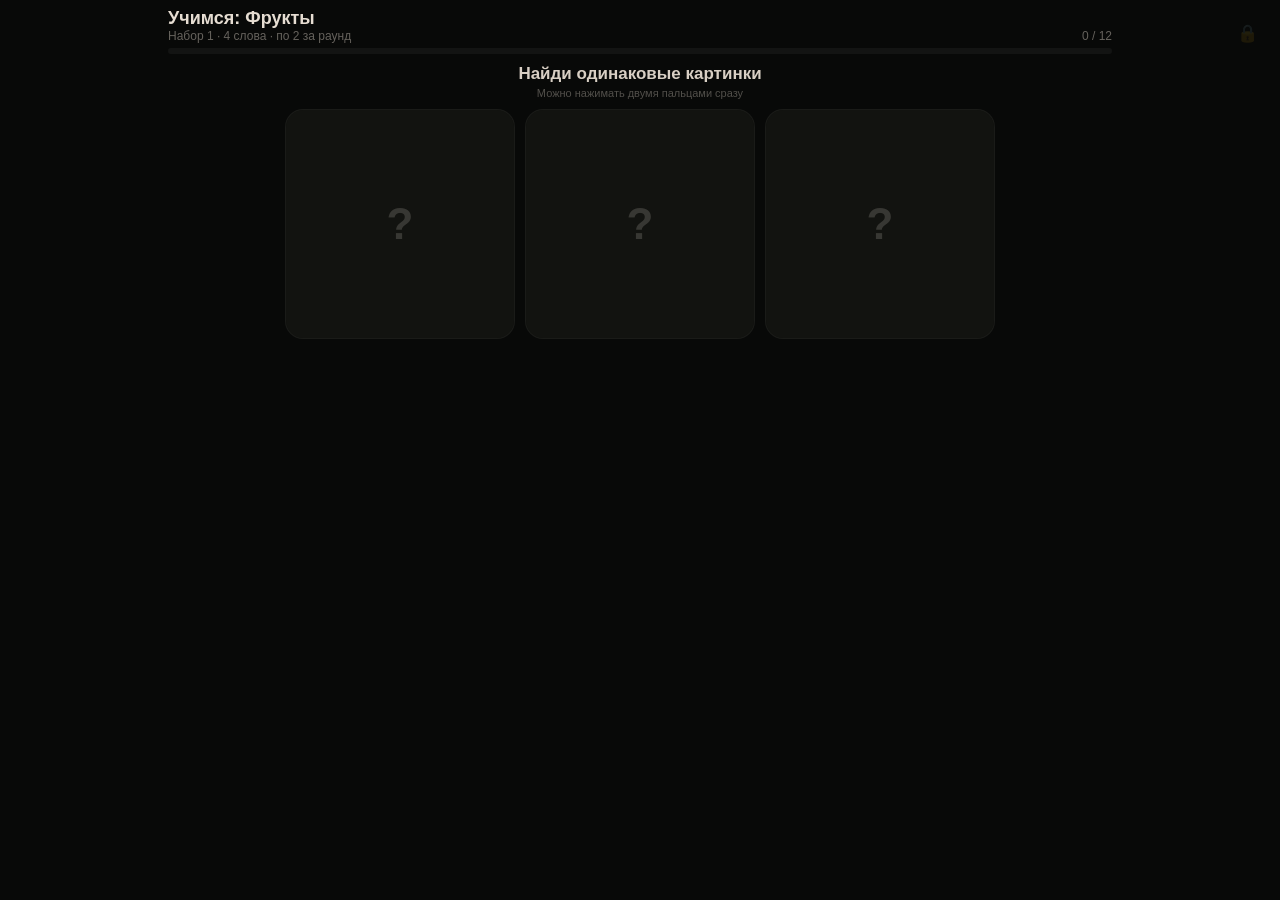
<file: index.html>
<!doctype html>
<html lang="ru">
<head>
  <meta charset="utf-8">
  <meta name="viewport" content="width=device-width,initial-scale=1,maximum-scale=1,user-scalable=no,viewport-fit=cover">
  <meta name="theme-color" content="#080908">
  <meta name="mobile-web-app-capable" content="yes">
  <meta name="apple-mobile-web-app-capable" content="yes">
  <meta name="apple-mobile-web-app-status-bar-style" content="black-translucent">
  <title>Найди пару — слова</title>
  <link rel="manifest" href="manifest.webmanifest">
  <link rel="icon" href="icon.svg" type="image/svg+xml">
  <link rel="stylesheet" href="styles.css">
</head>
<body class="child-locked">
  <main id="app" class="app">
    <header class="status">
      <div>
        <div id="setTitle" class="set-title">Учимся</div>
        <div id="setSubtitle" class="set-subtitle"></div>
      </div>
      <div id="masteryText" class="mastery-text"></div>
    </header>

    <div class="mastery-bar"><div id="masteryFill"></div></div>

    <div class="prompt">
      Найди одинаковые картинки
      <small>Можно нажимать двумя пальцами сразу</small>
    </div>

    <section id="board" class="board" aria-label="Карточки"></section>

    <section id="roundDone" class="round-done" aria-live="polite">
      <div class="round-title">Раунд закончен</div>
      <div id="roundSummary" class="round-summary"></div>
      <button id="againBtn" class="primary" type="button">Ещё раз</button>
    </section>
  </main>

  <div id="wordOverlay" class="overlay" aria-live="polite">
    <div class="word-card">
      <button id="speakBtn" class="speaker" type="button" aria-label="Повторить слово">🔊</button>
      <div id="bigEmoji" class="big-emoji"></div>
      <div id="bigWord" class="big-word"></div>
      <div class="tap-hint">Нажми на карточку, когда готовы дальше</div>
    </div>
  </div>

  <button id="parentLock" class="parent-lock" type="button" aria-label="Родительский режим">🔒</button>
  <div id="lockHint" class="lock-hint">Удерживай 3 секунды</div>

  <section id="parentPanel" class="parent-panel" aria-label="Родительский режим">
    <div class="parent-box">
      <h2>Родительский режим</h2>
      <p>Игра сама держит текущий набор, пока слова не закрепятся.</p>

      <div id="progressList" class="progress-list"></div>

      <button id="nextSetBtn" class="parent-action" type="button">Перейти к следующему набору</button>
      <button id="restartSetBtn" class="parent-action secondary" type="button">Сбросить текущий набор</button>
      <button id="closeParentBtn" class="parent-action secondary" type="button">Вернуться в игру</button>
    </div>
  </section>

  <script src="data.js"></script>
  <script src="app.js"></script>
  <script src="patch.js"></script>
  <script src="voice.js"></script>
  <script>
    if ('serviceWorker' in navigator) {
      window.addEventListener('load', function () {
        navigator.serviceWorker.register('./sw.js').catch(function () {});
      });
    }
  </script>
</body>
</html>
</file>
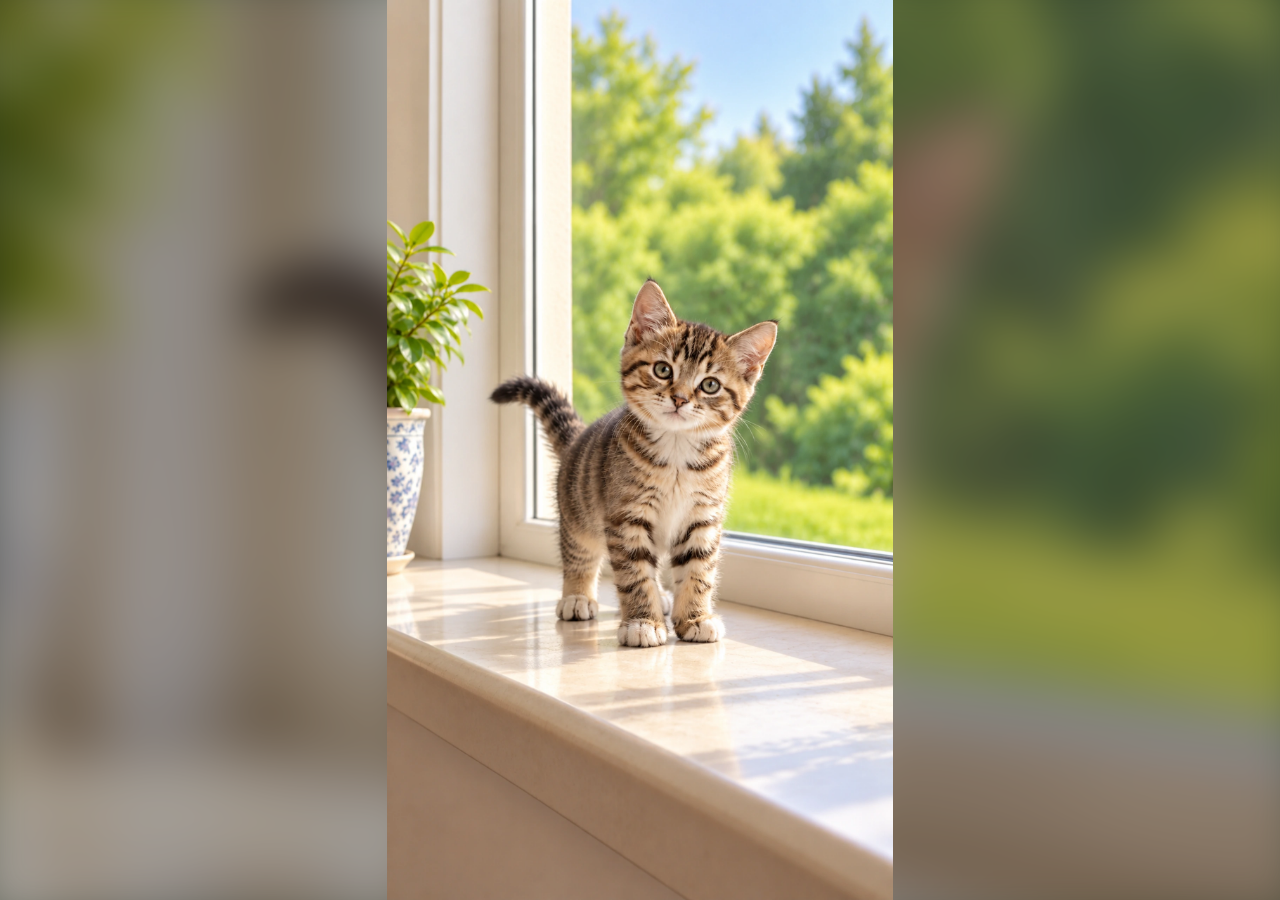
<file: animals-click/index.html>
<!doctype html>
<html lang="ru">
<head>
  <meta charset="utf-8">
  <meta name="viewport" content="width=device-width,initial-scale=1,maximum-scale=1,user-scalable=no,viewport-fit=cover">
  <meta name="theme-color" content="#253726">
  <meta name="mobile-web-app-capable" content="yes">
  <meta name="apple-mobile-web-app-capable" content="yes">
  <meta name="apple-mobile-web-app-title" content="Зверята">
  <meta name="apple-mobile-web-app-status-bar-style" content="black-translucent">
  <meta name="referrer" content="no-referrer">
  <meta http-equiv="Content-Security-Policy" content="default-src 'self'; img-src 'self'; style-src 'self'; script-src 'self'; worker-src 'self'; connect-src 'self'; object-src 'none'; base-uri 'self'; form-action 'none'">
  <title>Зверята</title>
  <link rel="manifest" href="./manifest.webmanifest">
  <link rel="icon" type="image/png" sizes="32x32" href="./assets/icons/favicon-32.png">
  <link rel="icon" type="image/png" sizes="48x48" href="./assets/icons/favicon-48.png">
  <link rel="apple-touch-icon" href="./assets/icons/apple-touch-icon.png">
  <link rel="preload" as="image" href="./assets/images/02-kitten.webp">
  <link rel="stylesheet" href="./styles.css">
  <script src="./app.js" defer></script>
</head>
<body>
  <main id="gallery" aria-label="Галерея животных">
    <img id="animal" src="./assets/images/02-kitten.webp" alt="Kitten" draggable="false" fetchpriority="high">
  </main>
</body>
</html>
</file>
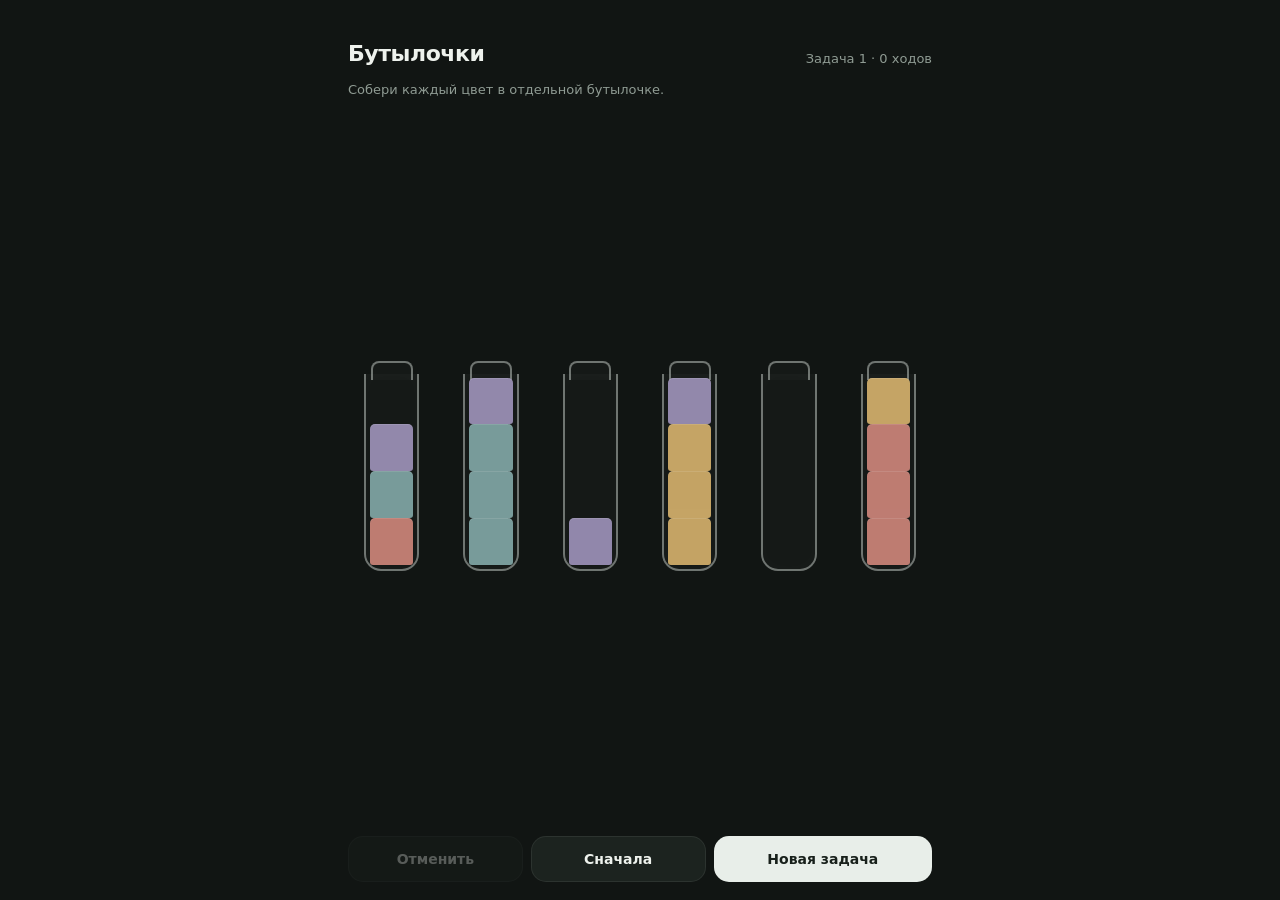
<file: water-sort/index.html>
<!doctype html>
<html lang="ru">
<head>
  <meta charset="utf-8" />
  <meta name="viewport" content="width=device-width,initial-scale=1,viewport-fit=cover,user-scalable=no" />
  <meta name="theme-color" content="#111513" />
  <meta name="apple-mobile-web-app-capable" content="yes" />
  <meta name="apple-mobile-web-app-status-bar-style" content="black-translucent" />
  <title>Бутылочки</title>
  <link rel="manifest" href="./manifest.webmanifest" />
  <link rel="icon" href="./icon.svg" type="image/svg+xml" />
  <style>
    :root{--bg:#111513;--panel:#171c19;--text:#eef2ed;--muted:#8f9b93;--line:rgba(239,245,240,.22);--line-strong:rgba(239,245,240,.42);--button:#1c231f;--button-press:#252e29;--safe-top:max(18px,env(safe-area-inset-top));--safe-bottom:max(18px,env(safe-area-inset-bottom))}
    *{box-sizing:border-box;-webkit-tap-highlight-color:transparent}
    html,body{height:100%;margin:0;background:var(--bg);color:var(--text);font-family:Inter,ui-sans-serif,system-ui,-apple-system,BlinkMacSystemFont,"Segoe UI",sans-serif;overscroll-behavior:none}
    body{display:flex;justify-content:center;touch-action:manipulation}
    button{font:inherit;color:inherit}
    .app{width:min(100%,620px);height:100dvh;min-height:520px;padding:var(--safe-top) 18px var(--safe-bottom);display:grid;grid-template-rows:auto auto 1fr auto;gap:12px}
    header{display:flex;align-items:flex-end;justify-content:space-between;min-height:48px}
    h1{margin:0;font-size:22px;font-weight:650;letter-spacing:-.02em}
    .meta{font-size:13px;color:var(--muted);font-variant-numeric:tabular-nums;white-space:nowrap}
    .hint{min-height:24px;display:flex;align-items:center;color:var(--muted);font-size:13px;line-height:1.35}
    .board{align-self:center;display:grid;grid-template-columns:repeat(var(--cols),minmax(48px,1fr));gap:24px 12px;align-items:end;justify-items:center;padding:8px 0 14px}
    .bottle{appearance:none;border:0;background:none;padding:0;width:min(64px,14vw);height:min(210px,34vh);min-width:48px;min-height:150px;position:relative;cursor:pointer;outline:none;transition:transform .14s ease,filter .14s ease}
    .bottle::before{content:"";position:absolute;left:17%;right:17%;top:0;height:8%;border:2px solid var(--line-strong);border-bottom:0;border-radius:8px 8px 0 0;background:rgba(255,255,255,.018)}
    .glass{position:absolute;left:7%;right:7%;top:6%;bottom:0;border:2px solid var(--line-strong);border-top:0;border-radius:0 0 17px 17px;overflow:hidden;background:rgba(255,255,255,.018);box-shadow:inset 0 0 18px rgba(255,255,255,.018)}
    .liquid{position:absolute;left:4px;right:4px;height:24%;border-radius:5px 5px 3px 3px;opacity:.94;box-shadow:inset 0 1px 0 rgba(255,255,255,.12)}
    .bottle.selected{transform:translateY(-9px);filter:drop-shadow(0 8px 16px rgba(0,0,0,.18))}
    .bottle.selected .glass,.bottle.selected::before{border-color:rgba(239,245,240,.78)}
    .bottle:focus-visible .glass,.bottle:focus-visible::before{border-color:#fff}
    .controls{display:grid;grid-template-columns:1fr 1fr 1.25fr;gap:8px}
    .control{border:1px solid rgba(255,255,255,.07);background:var(--button);border-radius:15px;padding:13px 10px;font-size:14px;font-weight:560;cursor:pointer;min-height:46px}
    .control:active{background:var(--button-press)}
    .control:disabled{opacity:.32;cursor:default}
    .control.primary{background:#e8eee9;color:#18201b;border-color:transparent}
    .control.primary:active{background:#d8e0da}
    .done{position:fixed;inset:0;background:rgba(10,13,11,.78);display:flex;align-items:center;justify-content:center;padding:24px;backdrop-filter:blur(8px);z-index:4}
    .done[hidden]{display:none}
    .done-card{width:min(330px,92vw);background:#181e1a;border:1px solid rgba(255,255,255,.08);border-radius:22px;padding:24px;text-align:center;box-shadow:0 30px 90px rgba(0,0,0,.34)}
    .done-title{font-size:27px;font-weight:650;letter-spacing:-.03em;margin:2px 0 7px}
    .done-copy{color:var(--muted);font-size:14px;margin:0 0 20px}
    .done-card .control{width:100%}
    @media (max-width:430px){.app{padding-left:14px;padding-right:14px}.board{gap:21px 8px}.bottle{width:min(58px,14.4vw)}}
    @media (max-height:650px){.app{gap:6px}.bottle{height:min(180px,32vh);min-height:132px}.board{gap:16px 10px;padding:2px 0 6px}}
    @media (prefers-reduced-motion:reduce){.bottle{transition:none}}
  </style>
</head>
<body>
  <main class="app">
    <header>
      <h1>Бутылочки</h1>
      <div class="meta"><span id="puzzleLabel">Задача 1</span> · <span id="movesLabel">0 ходов</span></div>
    </header>
    <div class="hint" id="hint">Собери каждый цвет в отдельной бутылочке.</div>
    <section class="board" id="board" aria-label="Игровое поле"></section>
    <nav class="controls" aria-label="Управление">
      <button class="control" id="undoBtn" type="button">Отменить</button>
      <button class="control" id="restartBtn" type="button">Сначала</button>
      <button class="control primary" id="newBtn" type="button">Новая задача</button>
    </nav>
  </main>

  <div class="done" id="done" hidden>
    <div class="done-card" role="dialog" aria-modal="true" aria-labelledby="doneTitle">
      <div class="done-title" id="doneTitle">Готово.</div>
      <p class="done-copy" id="doneCopy">Спокойно и без таймера.</p>
      <button class="control primary" id="nextBtn" type="button">Следующая задача</button>
    </div>
  </div>

<script>
(() => {
  'use strict';

  const CAPACITY = 4;
  const EMPTY_BOTTLES = 2;
  const COLORS = ['#c98378','#7fa4a3','#9a8fb5','#d0ad6a','#7190ad','#9baa78','#b07d96','#c3a28b'];

  const boardEl = document.getElementById('board');
  const hintEl = document.getElementById('hint');
  const puzzleLabel = document.getElementById('puzzleLabel');
  const movesLabel = document.getElementById('movesLabel');
  const undoBtn = document.getElementById('undoBtn');
  const restartBtn = document.getElementById('restartBtn');
  const newBtn = document.getElementById('newBtn');
  const doneEl = document.getElementById('done');
  const doneCopy = document.getElementById('doneCopy');
  const nextBtn = document.getElementById('nextBtn');

  let state = [];
  let initialState = [];
  let history = [];
  let selected = -1;
  let puzzleNo = Number(localStorage.getItem('waterSortPuzzleNo') || '1');
  let seed = Number(localStorage.getItem('waterSortSeed') || '0');

  function clone(s) { return s.map(b => b.slice()); }
  function sameState(a, b) {
    if (a.length !== b.length) return false;
    for (let i = 0; i < a.length; i++) {
      if (a[i].length !== b[i].length) return false;
      for (let j = 0; j < a[i].length; j++) if (a[i][j] !== b[i][j]) return false;
    }
    return true;
  }
  function keyOf(s) { return s.map(b => b.join('')).join('|'); }

  function mulberry32(a) {
    return function() {
      a |= 0; a = a + 0x6D2B79F5 | 0;
      let t = Math.imul(a ^ a >>> 15, 1 | a);
      t = t + Math.imul(t ^ t >>> 7, 61 | t) ^ t;
      return ((t ^ t >>> 14) >>> 0) / 4294967296;
    };
  }

  function topRun(bottle) {
    if (!bottle.length) return 0;
    const c = bottle[bottle.length - 1];
    let n = 1;
    for (let i = bottle.length - 2; i >= 0 && bottle[i] === c; i--) n++;
    return n;
  }

  function pour(s, from, to) {
    if (from === to) return null;
    const src = s[from], dst = s[to];
    if (!src.length || dst.length >= CAPACITY) return null;
    const color = src[src.length - 1];
    if (dst.length && dst[dst.length - 1] !== color) return null;
    const amount = Math.min(topRun(src), CAPACITY - dst.length);
    if (amount <= 0) return null;
    const out = clone(s);
    const moved = out[from].splice(out[from].length - amount, amount);
    out[to].push(...moved);
    return { state: out, amount };
  }

  function solved(s) {
    return s.every(b => !b.length || (b.length === CAPACITY && b.every(x => x === b[0])));
  }

  // Генерация идёт от решённого поля назад.
  // Обратный шаг принимается только тогда, когда один обычный легальный
  // перелив из нового состояния в точности восстанавливает предыдущее.
  // Поэтому у каждой созданной задачи существует проверенная цепочка решения.
  function reverseCandidates(current, visited) {
    const candidates = [];
    for (let from = 0; from < current.length; from++) {
      const src = current[from];
      if (!src.length) continue;
      const run = topRun(src);
      for (let to = 0; to < current.length; to++) {
        if (to === from) continue;
        const free = CAPACITY - current[to].length;
        if (free <= 0) continue;
        for (let amount = 1; amount <= Math.min(run, free); amount++) {
          const candidate = clone(current);
          const moved = candidate[from].splice(candidate[from].length - amount, amount);
          candidate[to].push(...moved);
          const proof = pour(candidate, to, from);
          if (!proof || !sameState(proof.state, current)) continue;
          const k = keyOf(candidate);
          if (visited.has(k)) continue;
          let mixed = 0;
          for (const b of candidate) if (new Set(b).size > 1) mixed++;
          candidates.push({state:candidate, mixed});
        }
      }
    }
    return candidates;
  }

  function generate(seedValue, colorsCount) {
    const rng = mulberry32(seedValue >>> 0);
    const solvedState = [];
    for (let c = 0; c < colorsCount; c++) solvedState.push(Array(CAPACITY).fill(c));
    for (let e = 0; e < EMPTY_BOTTLES; e++) solvedState.push([]);

    const targetSteps = 24 + colorsCount * 8 + Math.floor(rng() * 16);
    let current = clone(solvedState);
    const visited = new Set([keyOf(current)]);

    for (let step = 0; step < targetSteps; step++) {
      const candidates = reverseCandidates(current, visited);
      if (!candidates.length) break;
      candidates.sort((a,b) => b.mixed - a.mixed);
      const poolSize = Math.min(candidates.length, Math.max(4, Math.floor(candidates.length * .45)));
      const pick = candidates[Math.floor(rng() * poolSize)];
      current = pick.state;
      visited.add(keyOf(current));
    }

    const mixedCount = current.filter(b => new Set(b).size > 1).length;
    if (solved(current) || mixedCount < Math.min(3, colorsCount - 1)) return null;
    return current;
  }

  function createPuzzle(newSeed = true) {
    let candidate = null;
    let attempts = 0;
    if (newSeed || !seed) seed = (crypto.getRandomValues(new Uint32Array(1))[0] || Date.now()) >>> 0;
    while (!candidate && attempts < 40) {
      const colorsCount = Math.min(8, 4 + Math.floor((puzzleNo - 1) / 6));
      candidate = generate((seed + attempts * 2654435761) >>> 0, colorsCount);
      attempts++;
    }
    if (!candidate) candidate = generate((Date.now() >>> 0), 5);
    state = clone(candidate);
    initialState = clone(candidate);
    history = [];
    selected = -1;
    localStorage.setItem('waterSortSeed', String(seed));
    localStorage.setItem('waterSortPuzzleNo', String(puzzleNo));
    saveCurrent();
    doneEl.hidden = true;
    render();
  }

  function saveCurrent() {
    localStorage.setItem('waterSortCurrent', JSON.stringify({puzzleNo, seed, state, initialState, history}));
  }

  function restoreCurrent() {
    try {
      const raw = localStorage.getItem('waterSortCurrent');
      if (!raw) return false;
      const saved = JSON.parse(raw);
      if (!Array.isArray(saved.state) || !Array.isArray(saved.initialState)) return false;
      puzzleNo = Number(saved.puzzleNo || 1);
      seed = Number(saved.seed || 0);
      state = saved.state;
      initialState = saved.initialState;
      history = Array.isArray(saved.history) ? saved.history : [];
      selected = -1;
      return true;
    } catch (_) { return false; }
  }

  function pluralMoves(n) {
    const m10 = n % 10, m100 = n % 100;
    if (m10 === 1 && m100 !== 11) return `${n} ход`;
    if (m10 >= 2 && m10 <= 4 && !(m100 >= 12 && m100 <= 14)) return `${n} хода`;
    return `${n} ходов`;
  }

  function render() {
    boardEl.innerHTML = '';
    boardEl.style.setProperty('--cols', state.length <= 6 ? state.length : Math.ceil(state.length / 2));
    const twoRows = state.length > 6;
    if (twoRows) boardEl.style.gridTemplateColumns = `repeat(${Math.ceil(state.length / 2)}, minmax(48px,1fr))`;
    else boardEl.style.gridTemplateColumns = `repeat(${state.length}, minmax(48px,1fr))`;

    state.forEach((bottle, i) => {
      const btn = document.createElement('button');
      btn.className = 'bottle' + (selected === i ? ' selected' : '');
      btn.type = 'button';
      btn.setAttribute('aria-label', bottle.length ? `Бутылочка ${i+1}, заполнено ${bottle.length} из ${CAPACITY}` : `Пустая бутылочка ${i+1}`);
      btn.addEventListener('click', () => tapBottle(i));
      const glass = document.createElement('span');
      glass.className = 'glass';
      bottle.forEach((colorIndex, slot) => {
        const liquid = document.createElement('span');
        liquid.className = 'liquid';
        liquid.style.background = COLORS[colorIndex];
        liquid.style.bottom = `${2 + slot * 24}%`;
        glass.appendChild(liquid);
      });
      btn.appendChild(glass);
      boardEl.appendChild(btn);
    });

    puzzleLabel.textContent = `Задача ${puzzleNo}`;
    movesLabel.textContent = pluralMoves(history.length);
    undoBtn.disabled = history.length === 0;
    hintEl.textContent = selected < 0 ? 'Собери каждый цвет в отдельной бутылочке.' : 'Выбери, куда перелить.';
  }

  function tapBottle(i) {
    if (doneEl.hidden === false) return;
    if (selected < 0) {
      if (!state[i].length) return;
      selected = i;
      render();
      return;
    }
    if (selected === i) {
      selected = -1;
      render();
      return;
    }
    const result = pour(state, selected, i);
    if (!result) {
      if (state[i].length) selected = i;
      else selected = -1;
      render();
      return;
    }
    history.push(clone(state));
    state = result.state;
    selected = -1;
    saveCurrent();
    render();
    if (solved(state)) {
      doneCopy.textContent = `${pluralMoves(history.length)}. Без таймера и оценок.`;
      setTimeout(() => { doneEl.hidden = false; }, 130);
    }
  }

  undoBtn.addEventListener('click', () => {
    if (!history.length) return;
    state = history.pop();
    selected = -1;
    doneEl.hidden = true;
    saveCurrent();
    render();
  });

  restartBtn.addEventListener('click', () => {
    state = clone(initialState);
    history = [];
    selected = -1;
    doneEl.hidden = true;
    saveCurrent();
    render();
  });

  function nextPuzzle() {
    puzzleNo += 1;
    createPuzzle(true);
  }

  newBtn.addEventListener('click', nextPuzzle);
  nextBtn.addEventListener('click', nextPuzzle);

  if (!restoreCurrent()) createPuzzle(true);
  else render();

  if ('serviceWorker' in navigator) {
    window.addEventListener('load', () => navigator.serviceWorker.register('./sw.js').catch(() => {}));
  }
})();
</script>
</body>
</html>
</file>
<file: styles.css>
:root{
  --bg:#080908;--card:#171714;--card2:#11120f;--ink:#e9e0d4;
  --muted:#8f887f;--dark:#121310;--good:#1d281c;--accent:#d8ccbd;
}
*{box-sizing:border-box;-webkit-tap-highlight-color:transparent}
html,body{margin:0;width:100%;min-height:100%;overflow:hidden;background:var(--bg);color:#e6ddd2;font-family:Arial,sans-serif;touch-action:none;overscroll-behavior:none}
button{font:inherit}
.app{width:100%;max-width:900px;margin:0 auto;padding:14px 12px 12px}
.status{display:flex;justify-content:space-between;align-items:flex-end;gap:12px;margin-bottom:8px}
.set-title{font-size:18px;font-weight:800}.set-subtitle,.mastery-text{font-size:12px;color:rgba(230,221,210,.42)}
.mastery-text{text-align:right}
.mastery-bar{height:6px;background:rgba(255,255,255,.045);border-radius:99px;overflow:hidden;margin-bottom:10px}
.mastery-bar>div{height:100%;width:0;background:rgba(218,207,194,.36)}
.prompt{text-align:center;font-weight:700;font-size:15px;line-height:1.2;margin:6px 0 10px}
.prompt small{display:block;font-size:11px;font-weight:400;color:rgba(230,221,210,.33);margin-top:3px}
.board{display:flex;flex-wrap:wrap;gap:8px;justify-content:center;align-content:center;touch-action:none}
.card{position:relative;border:0;padding:0;background:var(--dark);border-radius:18px;overflow:hidden;touch-action:none;width:calc(50% - 4px);aspect-ratio:1/1}
.face{position:absolute;inset:0;display:flex;align-items:center;justify-content:center;border-radius:18px}
.back{background:#121310;color:rgba(230,221,210,.18);font-size:44px;font-weight:900}
.front{background:linear-gradient(#171714,#11120f);display:none;flex-direction:column;padding:4px}
.card.open .back,.card.matched .back{display:none}.card.open .front,.card.matched .front{display:flex}
.card.matched{opacity:.38;pointer-events:none}
.emoji{font-size:74px;line-height:1;flex:1;display:flex;align-items:center;justify-content:center}
.word{font-size:14px;font-weight:900;color:var(--ink);text-align:center;padding:4px 2px 6px;line-height:1}
.round-done{display:none;background:#121310;color:var(--ink);border-radius:20px;padding:14px;margin-top:10px;text-align:center}
.round-done.show{display:block}.round-title{font-size:23px;font-weight:900}.round-summary{font-size:12px;color:#8f887f;margin:4px 0 12px}
.primary,.parent-action{width:100%;min-height:50px;border:0;border-radius:15px;background:#1b1d18;color:#e6ddd2;font-weight:800}
.overlay{position:fixed;inset:0;z-index:30;background:rgba(0,0,0,.86);display:none;align-items:center;justify-content:center;padding:20px}
.overlay.show{display:flex}
.word-card{position:relative;width:88%;max-width:360px;background:linear-gradient(#171714,#11120f);border-radius:30px;padding:18px 16px 20px;text-align:center;color:var(--ink)}
.big-emoji{font-size:128px;line-height:1.05}.big-word{font-size:40px;font-weight:900;letter-spacing:-1px;line-height:1}
.tap-hint{font-size:11px;color:#8f887f;margin-top:9px}.speaker{position:absolute;right:12px;top:12px;width:48px;height:48px;border:0;border-radius:50%;background:rgba(255,255,255,.055);font-size:24px}
.parent-lock{position:fixed;right:8px;top:8px;z-index:60;width:50px;height:50px;border:0;background:transparent;color:rgba(230,221,210,.10);font-size:17px;touch-action:none}
.lock-hint{position:fixed;left:50%;bottom:16px;z-index:70;transform:translateX(-50%);background:rgba(15,15,14,.9);padding:9px 13px;border-radius:99px;font-size:12px;opacity:0;pointer-events:none}.lock-hint.show{opacity:1}
.parent-panel{position:fixed;inset:0;z-index:50;background:rgba(0,0,0,.96);display:none;padding:65px 18px 18px;overflow:auto;touch-action:pan-y}
.parent-panel.show{display:block}.parent-box{max-width:480px;margin:0 auto;background:#121310;color:var(--ink);border-radius:24px;padding:18px}
.parent-box h2{margin:0 0 6px}.parent-box p{color:#8f887f;font-size:12px;line-height:1.4}
.progress-list{display:grid;gap:8px;margin:16px 0}.progress-row{display:flex;justify-content:space-between;align-items:center;background:#191a16;border-radius:12px;padding:10px 12px;font-weight:800}
.dots{letter-spacing:3px;color:#8f887f}.parent-action{margin-top:8px}.parent-action.secondary{background:#181a16;color:#cfc5b8}
@media (min-width:560px){
  .app{padding:12px 18px}.board{gap:10px}.card{width:calc(25% - 8px);max-height:235px}
  .emoji{font-size:92px}.word{font-size:16px}.prompt{font-size:17px}
}
@media (min-width:800px) and (orientation:landscape){
  .app{max-width:980px;padding-top:8px}.card{max-height:205px}.emoji{font-size:100px}
  .status{margin-bottom:5px}.prompt{margin:3px 0 8px}
}
@media (max-height:650px) and (orientation:landscape){
  .app{padding-top:6px}.status{margin-bottom:4px}.mastery-bar{margin-bottom:5px}.prompt{margin:2px 0 6px}
  .card{max-height:190px}.emoji{font-size:82px}
}

/* v3: fit-first child layout */
.board{overflow:hidden}
.card{aspect-ratio:auto}
.round-done.show{display:none!important}

#speakBtn{
  position:static;
  width:82%;
  height:52px;
  margin:2px auto 12px;
  border:0;
  border-radius:16px;
  background:#4e5b39;
  color:#e2e7d7;
  font-size:18px;
  font-weight:900;
  box-shadow:none;
}
#speakBtn:active{transform:scale(.98)}
.big-emoji{margin-bottom:4px}
.big-word{margin-top:2px}

@media (max-height:650px) and (orientation:landscape){
  .big-emoji{font-size:106px}
  .word-card{max-width:320px;padding:12px 14px 14px}
  #speakBtn{height:46px;margin-bottom:8px}
  .big-word{font-size:34px}
}


/* v5 voice overlay layout */
.overlay{flex-direction:column;gap:14px}
#speakBtn{
  position:static;
  width:88%;
  max-width:360px;
  height:56px;
  margin:0;
  border:0;
  border-radius:17px;
  background:#4e5b39;
  color:#e2e7d7;
  font-size:18px;
  font-weight:900;
  box-shadow:none;
  flex:0 0 auto;
}
#speakBtn:active{transform:scale(.98)}
.word-card #speakBtn{display:none}


/* night-room palette */
.emoji,.big-emoji{filter:saturate(.82) brightness(.88)}
.word-card{border:1px solid rgba(255,255,255,.045)}
.card{border:1px solid rgba(255,255,255,.035)}
.prompt{color:#d8cfc4}
.parent-box h2{color:#e8ded2}
.primary,.parent-action{box-shadow:none}
</file>
<file: animals-click/styles.css>
:root { color-scheme: dark; background: #253726; }
* { box-sizing: border-box; -webkit-tap-highlight-color: transparent; }
html, body { width: 100%; height: 100%; margin: 0; overflow: hidden; overscroll-behavior: none; }
html, body, #gallery, #animal {
  touch-action: none;
  user-select: none;
  -webkit-user-select: none;
  -webkit-touch-callout: none;
}
body { position: fixed; inset: 0; }
#gallery {
  position: fixed; inset: 0; width: 100%; height: 100%; height: 100dvh;
  overflow: hidden; display: grid; place-items: center;
}
#gallery::before {
  content: ''; position: absolute; inset: -32px; pointer-events: none;
  background-image: var(--photo); background-size: cover; background-position: center;
  filter: blur(28px) brightness(.65);
}
#animal {
  display: block; position: relative;
  /* Keep the complete 9:16 photograph, centered at the largest fitting size. */
  width: min(100%, 56.25vh); height: min(100%, 177.777778vw);
  object-fit: cover; object-position: 50% 50%;
  -webkit-user-drag: none; pointer-events: none;
}
@supports (height: 100dvh) {
  #animal { width: min(100%, 56.25dvh); }
}
</file>
